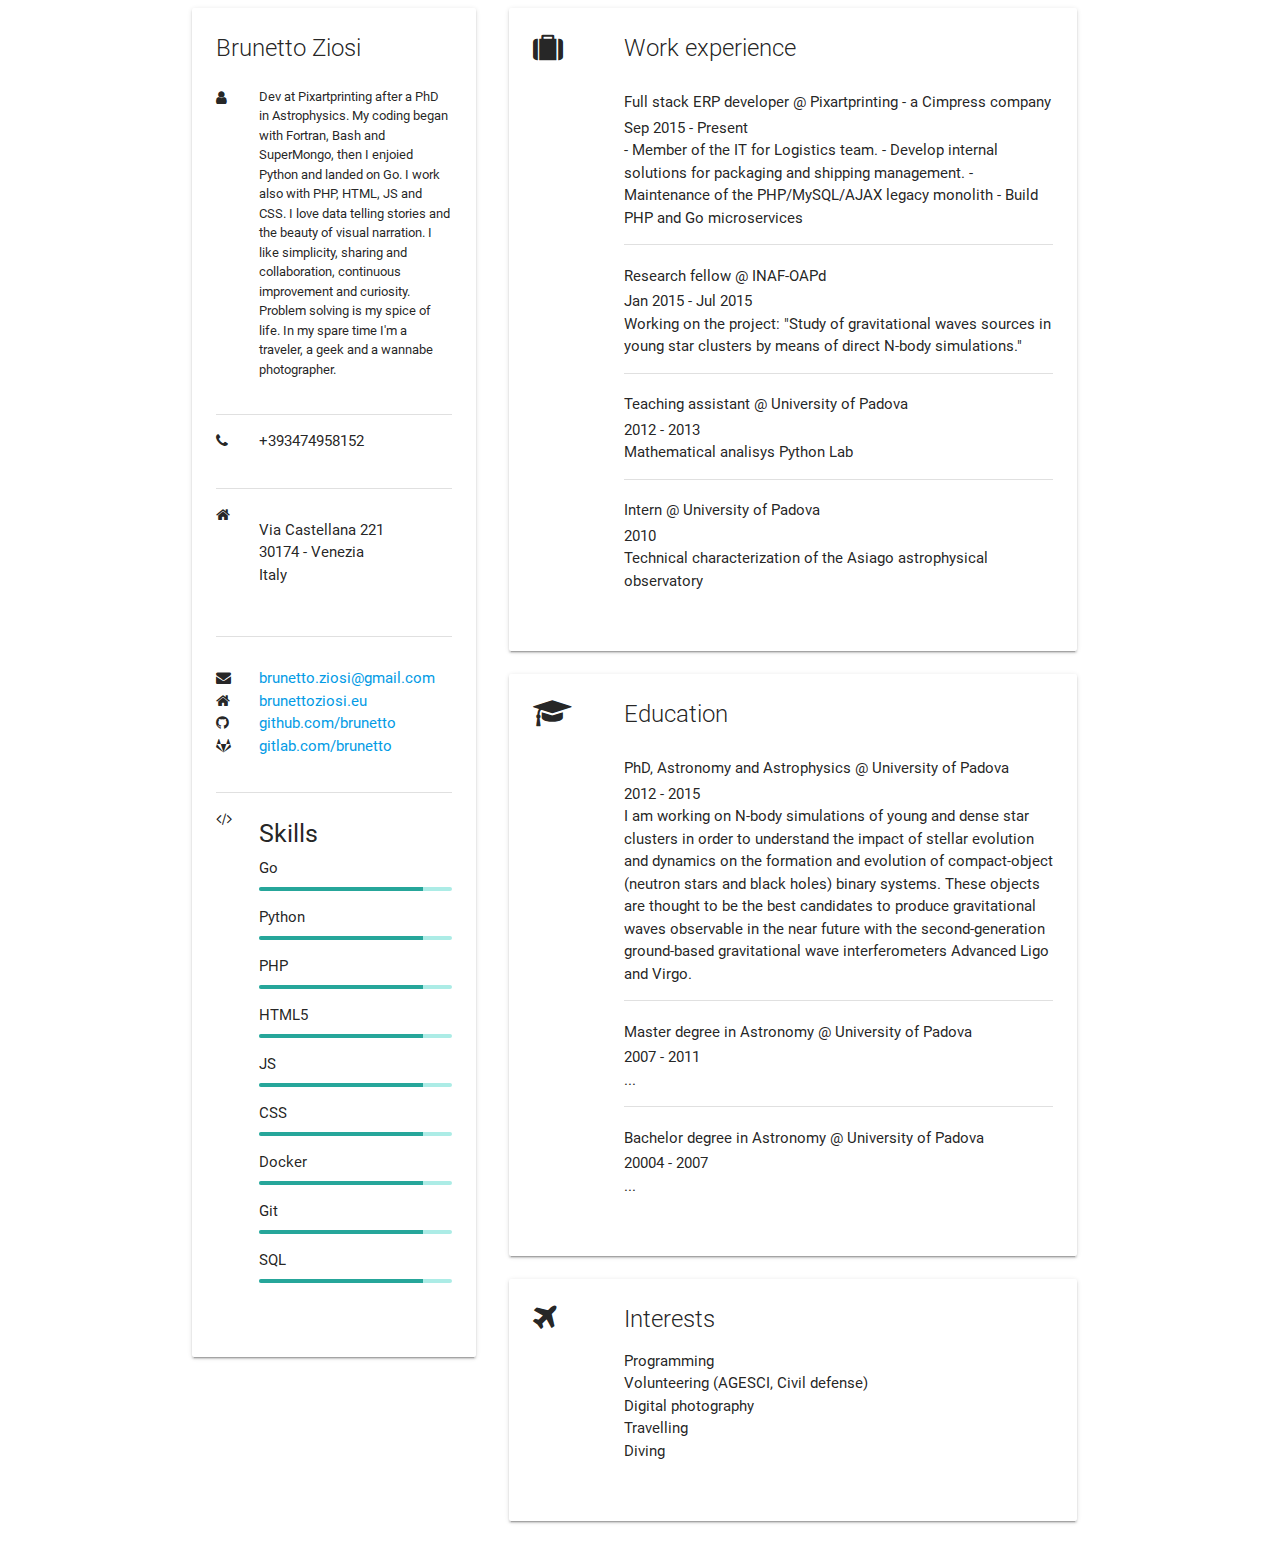
<file: index.html>
<!DOCTYPE html>
<html>
<head>

    <!--Inspired by-->
    <!--http://demo.deviserweb.com/cv/-->
    <!--Import Google Icon Font-->
    <link href="http://fonts.googleapis.com/icon?family=Material+Icons" rel="stylesheet">
    <!--Font Awesome Icons-->
    <!--http://fontawesome.io/-->
    <link rel="stylesheet" href="icons/css/font-awesome.min.css">

    <!--Import materialize.css-->
    <link type="text/css" rel="stylesheet" href="css/materialize.min.css"  media="screen,projection"/>

    <!--Let browser know website is optimized for mobile-->
    <meta name="viewport" content="width=device-width, initial-scale=1.0"/>

    <!--Import jQuery before materialize.js-->
    <script type="text/javascript" src="https://code.jquery.com/jquery-2.1.1.min.js"></script>
    <script type="text/javascript" src="js/materialize.min.js"></script>

    <title>CV</title>

</head>

<body>

<div class="container">
    <div class="row">
        <div class="col s12 l4">
                <div class="card">
                    <div class="card-content">
                        <span class="card-title">Brunetto Ziosi</span>
                        <div class="row section">
                            <div class="col s2"><i class="fa fa-user"></i></div>
                            <div class="col s10">
                                <p style="font-size: small;">Dev at Pixartprinting after a PhD in Astrophysics.
                                My coding began with Fortran, Bash and SuperMongo, then I enjoied Python
                                    and landed on Go. I work also with PHP, HTML, JS and CSS.
                                I love data telling stories and the beauty of visual narration.
                                I like simplicity, sharing and collaboration, continuous improvement and curiosity.
                                Problem solving is my spice of life. In my spare time I'm a traveler,
                                    a geek and a wannabe photographer.</p>
                            </div>
                        </div>
                        <div class="divider"></div>
                        <div class="row section">
                            <div class="col s2"><i class="fa fa-phone"></i></div>
                            <div class="col s10">
                                +393474958152
                            </div>

                        </div>
                        <div class="divider"></div>
                        <div class="row section">
                            <div class="col s2"><i class="fa fa-home"></i></div>
                            <div class="col s10">
                                <ul>
                                    <li>Via Castellana 221</li>
                                    <li>30174 - Venezia</li>
                                    <li>Italy</li>
                                </ul>
                            </div>
                        </div>
                        <div class="divider"></div>
                        <div class="row section">
                            <p>
                                <ul>
                                    <li><div class="col s2"><i class="fa fa-envelope"></i></div><div class="col s10"><a href="mailto:brunetto.ziosi@gmail.com">brunetto.ziosi@gmail.com</a></div></li>
                                    <li><div class="col s2"><i class="fa fa-home"></i></div><div class="col s10"><a href="http://brunettoziosi.eu">brunettoziosi.eu</a></div></li>
                                    <li><div class="col s2"><i class="fa fa-github"></i></div><div class="col s10"><a href="https://github.com/brunetto">github.com/brunetto</a></div></li>
                                    <li><div class="col s2"><i class="fa fa-gitlab"></i></div><div class="col s10"><a href="https://gitlab.com/brunetto">gitlab.com/brunetto</a></div></li>
                                </ul>
                            </p>
                        </div>
                        <div class="divider"></div>
                        <div class="row section">
                            <div class="col s2"><i class="fa fa-code"></i></div>
                            <div class="col s10">
                                <h5>Skills</h5>
                                <span>Go</span>
                                <div class="progress">
                                    <div class="determinate" style="width: 85%;"><i class="fa fa-circle"></i></div>
                                </div>
                                <span>Python</span>
                                <div class="progress">
                                    <div class="determinate" style="width: 85%;"><i class="fa fa-circle"></i></div>
                                </div>
                                <span>PHP</span>
                                <div class="progress">
                                    <div class="determinate" style="width: 85%;"><i class="fa fa-circle"></i></div>
                                </div>
                                <span>HTML5</span>
                                <div class="progress">
                                    <div class="determinate" style="width: 85%;"><i class="fa fa-circle"></i></div>
                                </div>
                                <span>JS</span>
                                <div class="progress">
                                    <div class="determinate" style="width: 85%;"><i class="fa fa-circle"></i></div>
                                </div>
                                <span>CSS</span>
                                <div class="progress">
                                    <div class="determinate" style="width: 85%;"><i class="fa fa-circle"></i></div>
                                </div>
                                <span>Docker</span>
                                <div class="progress">
                                    <div class="determinate" style="width: 85%;"><i class="fa fa-circle"></i></div>
                                </div>
                                <span>Git</span>
                                <div class="progress">
                                    <div class="determinate" style="width: 85%;"><i class="fa fa-circle"></i></div>
                                </div>
                                <span>SQL</span>
                                <div class="progress">
                                    <div class="determinate" style="width: 85%;"><i class="fa fa-circle"></i></div>
                                </div>
                            </div>
                        </div>
                    </div>
                </div>
        </div>
        <section class="col s12 l8">
            <div class="col s12">
                <div class="card">
                    <div class="card-content">
                        <div class="row">
                            <div class="col s2">
                                <!--<i class="material-icons medium" style="color: #455a64">work</i>-->
                                <i class="fa fa-suitcase small"></i>
                            </div>
                            <div class="col s10">
                                <span class="card-title">Work experience</span>
                                <div class="section">
                                    <h6>
                                        Full stack ERP developer @ Pixartprinting - a Cimpress company
                                    </h6>
                                    <span>Sep 2015 - Present</span>
                                    <p>
                                        - Member of the IT for Logistics team.
                                        - Develop internal solutions for packaging and shipping management.
                                        - Maintenance of the PHP/MySQL/AJAX legacy monolith
                                        - Build PHP and Go microservices
                                    </p>
                                </div>
                                <div class="divider"></div>
                                <div class="section">
                                    <h6>
                                        Research fellow @ INAF-OAPd
                                    </h6>
                                    <span>Jan 2015 - Jul 2015</span>
                                    <p>
                                        Working on the project: "Study of gravitational waves sources in young star clusters by means of direct N-body simulations."
                                    </p>
                                </div>
                                <div class="divider"></div>
                                <div class="section">
                                    <h6>
                                        Teaching assistant @ University of Padova
                                    </h6>
                                    <span>2012 - 2013</span>
                                    <p>
                                        Mathematical analisys
                                        Python Lab
                                    </p>
                                </div>
                                <div class="divider"></div>
                                <div class="section">
                                    <h6>
                                        Intern @ University of Padova
                                    </h6>
                                    <span>2010</span>
                                    <p>
                                        Technical characterization of the Asiago astrophysical observatory
                                    </p>
                                </div>
                            </div>
                        </div>
                    </div>
                </div>
            </div>
            <div class="col s12">
                <div class="card">
                    <div class="card-content">
                        <div class="row">
                            <div class="col s2">
                                <!--<i class="material-icons medium" style="color: #455a64">work</i>-->
                                <i class="fa fa-graduation-cap small"></i>
                            </div>
                            <div class="col s10">
                                <span class="card-title">Education</span>
                                <div class="section">
                                    <h6>
                                        PhD, Astronomy and Astrophysics @ University of Padova
                                    </h6>
                                    <span>2012 - 2015</span>
                                    <p>
                                        I am working on N-body simulations of young and dense star clusters in order to understand the impact of stellar evolution and dynamics on the formation and evolution of compact-object (neutron stars and black holes) binary systems.
                                        These objects are thought to be the best candidates to produce gravitational waves observable in the near future with the second-generation ground-based gravitational wave interferometers Advanced Ligo and Virgo.
                                    </p>
                                </div>
                                <div class="divider"></div>
                                <div class="section">
                                    <h6>
                                        Master degree in Astronomy @ University of Padova
                                    </h6>
                                    <span>2007 - 2011</span>
                                    <p>
                                        ...
                                    </p>
                                </div>
                                <div class="divider"></div>
                                <div class="section">
                                    <h6>
                                        Bachelor degree in Astronomy @ University of Padova
                                    </h6>
                                    <span>20004 - 2007</span>
                                    <p>
                                        ...
                                    </p>
                                </div>
                            </div>
                        </div>
                    </div>
                </div>
            </div>
            <div class="col s12">
                <div class="card">
                    <div class="card-content">
                        <div class="row">
                            <div class="col s2">
                                <!--<i class="material-icons medium" style="color: #455a64">work</i>-->
                                <i class="fa fa-plane small"></i>
                            </div>
                            <div class="col s10">
                                <span class="card-title">Interests</span>
                                <p>
                                    <ul>
                                        <li>Programming</li>
                                        <li>Volunteering (AGESCI, Civil defense)</li>
                                        <li>Digital photography</li>
                                        <li>Travelling</li>
                                        <li>Diving</li>
                                    </ul>
                                </p>
                            </div>
                        </div>
                    </div>
                </div>
            </div>
        </section>
    </div>
</div>

</body>
</html>
</file>
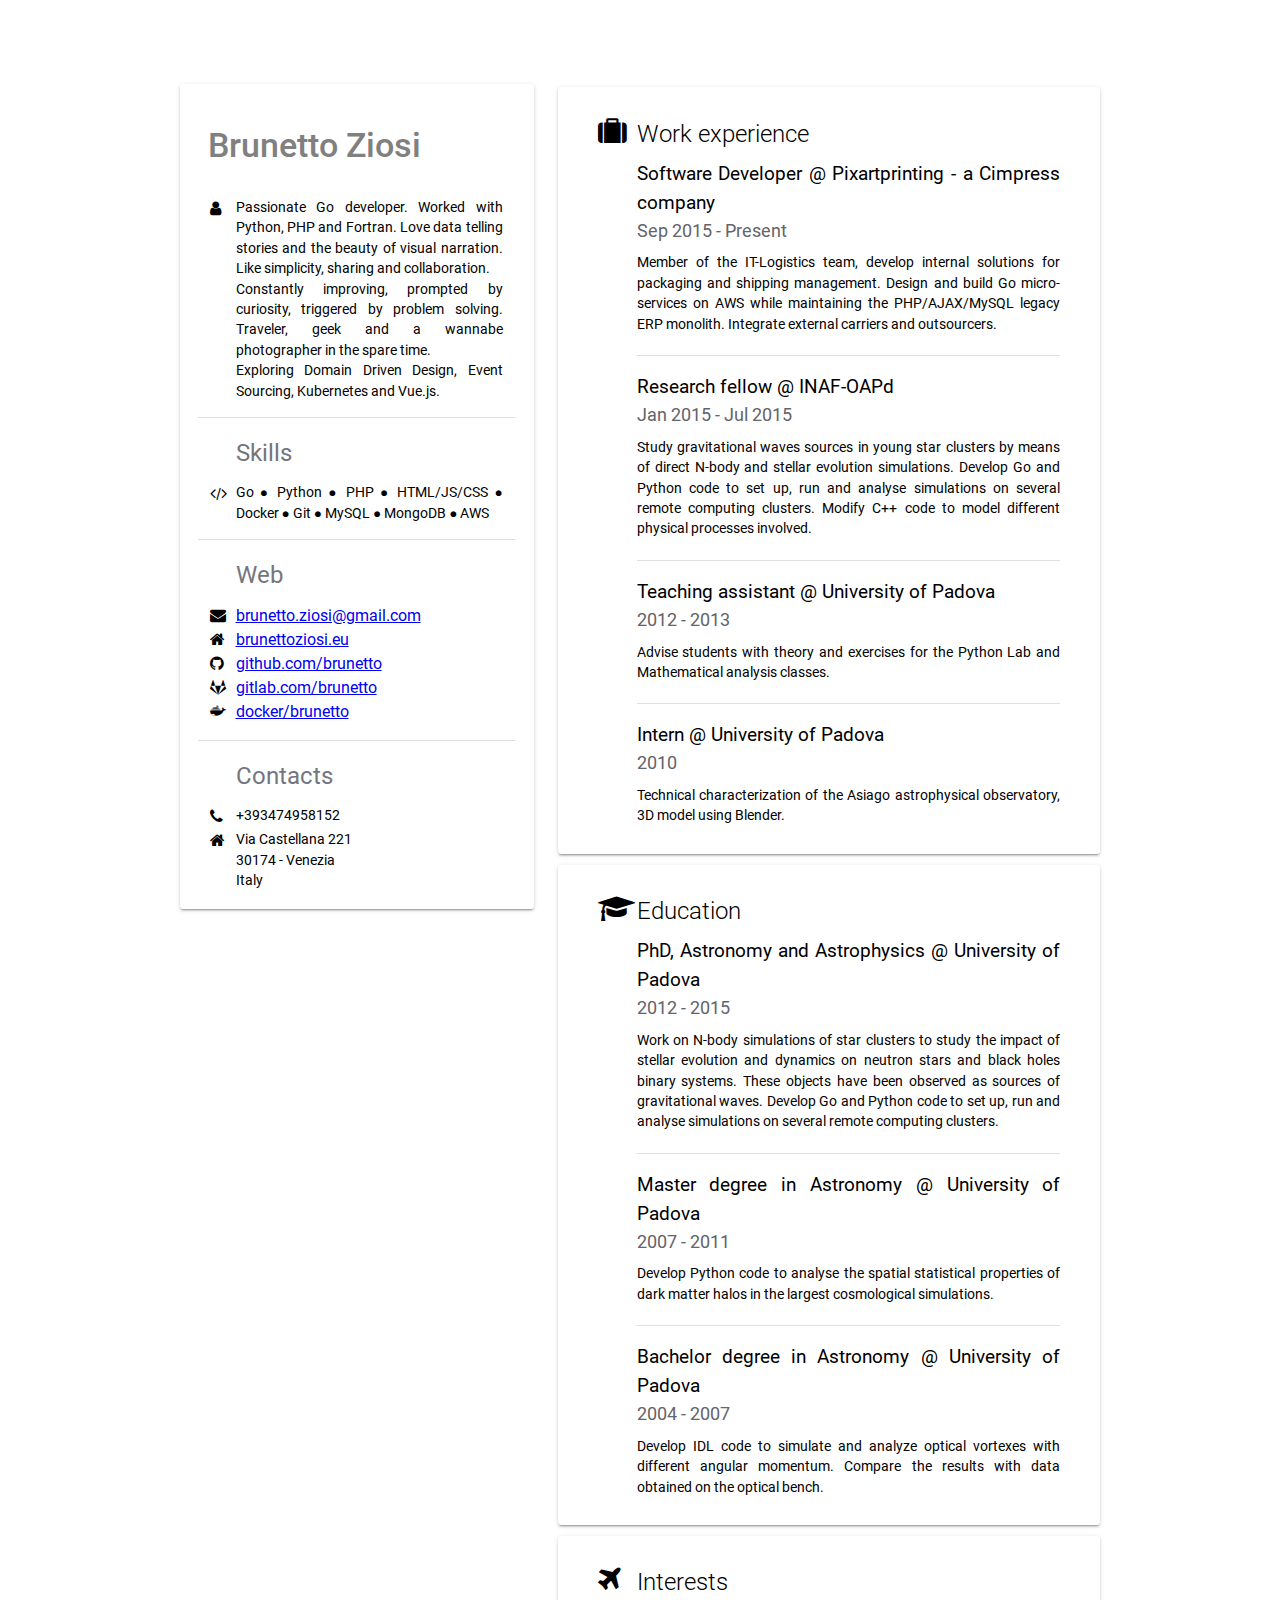
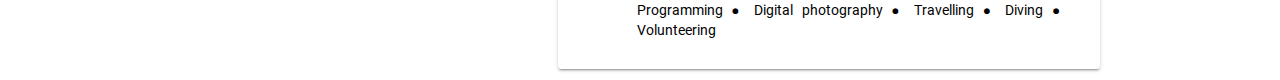
<file: index2.html>
<!DOCTYPE html>
<html>
    <head>
        <!--Import Google Icon Font-->
        <link href="https://fonts.googleapis.com/icon?family=Material+Icons" rel="stylesheet">
        <!--Font Awesome Icons-->
        <!--http://fontawesome.io/-->
        <link rel="stylesheet" href="icons/css/font-awesome.min.css">
        <link type="text/css" rel="stylesheet" href="css/fontcustom/fontcustom.css"  media="screen,projection"/>
        <link type="text/css" rel="stylesheet" href="css/style2.css"/>

        <!--Let browser know website is optimized for mobile-->
        <!--<meta name="viewport" content="width=device-width, initial-scale=1.0"/>-->

        <title>Brunetto Ziosi</title>
    </head>
    <body>
       <div class="sheet">
           <div class="page">
               <div class="page-title"></div>
               <div class="page-content">
                   <div class="left personal-data-panel">
                        <div class="card">
                            <div class="name"><span class="">Brunetto Ziosi</span></div>
                            <div class="row">
                                <div class="card-icon left"><i class="fa fa-user"></i></div>
                                <div class="card-content right">
                                    <p>
                                        Passionate Go developer. Worked with Python, PHP and Fortran.
                                        Love data telling stories and the beauty of visual narration.
                                        Like simplicity, sharing and collaboration.<br/>
                                        Constantly improving, prompted by curiosity, triggered by problem solving.
                                        Traveler, geek and a wannabe photographer in the spare time.<br/>
                                        Exploring Domain Driven Design, Event Sourcing, Kubernetes and Vue.js.
                                    </p>
                                </div>
                            </div>
                            <div class="divider"></div>
                            <div class="row">
                                <div class="card-icon-placeholder left"></div>
                                <div class="card-section-title right"><span>Skills</span></div>
                            </div>
                            <div class="row">
                                <div class="card-icon left"><i class="fa fa-code"></i></div>
                                <div class="card-content right">
                                    <p>
                                        Go &#9679; Python &#9679; PHP &#9679;
                                        HTML/JS/CSS &#9679; Docker &#9679;
                                        Git &#9679; MySQL &#9679; MongoDB &#9679;
                                        AWS
                                    </p>
                                </div>
                            </div>
                            <div class="divider"></div>
                            <div class="row">
                                    <div class="card-icon-placeholder left"></div>
                                    <div class="card-section-title right"><span>Web</span></div>
                            </div>
                            <div class="row">
                                <div class="card-icon left"><i class="fa fa-envelope"></i></div><div class="card-content right"><a href="mailto:brunetto.ziosi@gmail.com">brunetto.ziosi@gmail.com</a></div></li>
                            </div>
                            <div class="row">
                                <div class="card-icon left"><i class="fa fa-home"></i></div><div class="card-content right"><a href="http://brunettoziosi.eu">brunettoziosi.eu</a></div></li>
                            </div>
                                <div class="row">
                                <div class="card-icon left"><i class="fa fa-github"></i></div><div class="card-content right"><a href="https://github.com/brunetto">github.com/brunetto</a></div></li>
                            </div>
                                <div class="row">
                                <div class="card-icon left"><i class="fa fa-gitlab"></i></div><div class="card-content right"><a href="https://gitlab.com/brunetto">gitlab.com/brunetto</a></div></li>
                            </div>
                                <div class="row">
                                <div class="card-icon left"><i class="fa fa-docker"></i></div><div class="card-content right"><a href="https://hub.docker.com/u/brunetto/"> docker/brunetto</a></div></li>
                            </div>
                            <div class="divider"></div>
                            <div class="row">
                                <div class="card-icon-placeholder left"></div>
                            <div class="card-section-title right"><span>Contacts</span></div>
                            </div>
                            <div class="row">
                                <div class="card-icon left"><i class="fa fa-phone"></i></div>
                                <div class="card-content right">
                                    <p>
                                        +393474958152
                                    </p>
                                </div>
                            </div>
                            <div class="row">
                                <div class="card-icon left"><i class="fa fa-home"></i></div>
                                <div class="card-content right">
                                    <p>
                                        Via Castellana 221<br/>
                                        30174 - Venezia<br/>
                                        Italy<br/>
                                    </p>
                                </div>
                            </div>
                        </div>



                   </div>

                   <div class="right personal-experience-panel">
                       <div class="card">
                           <div class="row print-exception-top">
                               <div class="card-icon left"><i class="fa fa-suitcase large"></i></div>
                               <div class="card-title right">Work experience</div>
                           </div>
                           <div class="row">
                                <div class="card-icon-placeholder left"></div>
                                <div class="card-content right">
                                    <div class="work-name">Software Developer @ Pixartprinting - a Cimpress company</div>
                                    <div class="work-period">Sep 2015 - Present</div>
                                    <div class="work-description">
                                       Member of the IT-Logistics team, develop internal solutions for packaging and shipping management.
                                       Design and build Go micro-services on AWS while maintaining the PHP/AJAX/MySQL legacy ERP monolith.
                                       Integrate external carriers and outsourcers.
                                    </div>
                                    <div class="divider"></div>
                                </div>
                           </div>
                           <div class="row">
                               <div class="card-icon-placeholder left"></div>
                               <div class="card-content right">
                                   <div class="work-name">Research fellow @ INAF-OAPd</div>
                                   <div class="work-period">Jan 2015 - Jul 2015</div>
                                   <div class="work-description">
                                       Study gravitational waves sources in young star clusters by means of direct N-body and stellar evolution simulations. Develop Go and Python code to set up, run and analyse simulations on several remote computing clusters. Modify C++ code to model different physical processes involved.
                                   </div>
                                   <div class="divider"></div>
                               </div>
                           </div>
                           <div class="row">
                               <div class="card-icon-placeholder left"></div>
                               <div class="card-content right">
                                   <div class="work-name">Teaching assistant @ University of Padova</div>
                                   <div class="work-period">2012 - 2013</div>
                                   <div class="work-description">
                                       Advise students with theory and exercises for the Python Lab and Mathematical analysis classes.
                                   </div>
                                   <div class="divider"></div>
                               </div>
                           </div>
                           <div class="row print-exception-bottom">
                               <div class="card-icon-placeholder left"></div>
                               <div class="card-content right">
                                   <div class="work-name">Intern @ University of Padova</div>
                                   <div class="work-period">2010</div>
                                   <div class="work-description">
                                       Technical characterization of the Asiago astrophysical observatory, 3D model using Blender.
                                   </div>
                               </div>
                           </div>
                       </div>
                       <div class="page-break"></div>

                       <div class="card page-margin">
                           <div class="row">
                               <div class="card-icon left"><i class="fa fa-graduation-cap large"></i></div>
                               <div class="card-title right">Education</div>
                           </div>
                           <div class="row">
                               <div class="card-icon-placeholder left"></div>
                               <div class="card-content right">
                                   <div class="work-name">PhD, Astronomy and Astrophysics @ University of Padova</div>
                                   <div class="work-period">2012 - 2015</div>
                                   <div class="work-description">
                                       Work on N-body simulations of star clusters to study the impact of stellar evolution and dynamics on neutron stars and black holes binary systems. These objects have been observed as sources of gravitational waves. Develop Go and Python code to set up, run and analyse simulations on several remote computing clusters.
                                   </div>
                                   <div class="divider"></div>
                               </div>
                           </div>
                           <div class="row">
                               <div class="card-icon-placeholder left"></div>
                               <div class="card-content right">
                                   <div class="work-name">Master degree in Astronomy @ University of Padova</div>
                                   <div class="work-period">2007 - 2011</div>
                                   <div class="work-description">
                                       Develop Python code to analyse the spatial statistical properties of dark matter halos in the largest cosmological simulations.
                                   </div>
                                   <div class="divider"></div>
                               </div>
                           </div>
                           <div class="row">
                               <div class="card-icon-placeholder left"></div>
                               <div class="card-content right">
                                   <div class="work-name">Bachelor degree in Astronomy @ University of Padova</div>
                                   <div class="work-period">2004 - 2007</div>
                                   <div class="work-description">
                                       Develop IDL code to simulate and analyze optical vortexes with different angular momentum. Compare the results with data obtained on the optical bench.
                                   </div>
                               </div>
                           </div>
                       </div>



                       <div class="card">
                           <div class="row">
                               <div class="card-icon left"><i class="fa fa-plane large"></i></div>
                               <div class="card-title right">Interests</div>
                           </div>
                           <div class="row">
                               <div class="card-icon-placeholder left"></div>
                               <div class="card-content right">
                                   <div class="work-description">
                                       Programming &#9679; Digital photography &#9679; Travelling &#9679; Diving &#9679; Volunteering
                                   </div>
                               </div>
                           </div>

                       </div>
                   </div>
               </div>
           </div>
       </div>
    </body>
</html>
</file>
<file: css/fontcustom/fontcustom.css>
@font-face {
  font-family: "fontcustom";
  src: url("./fontcustom_cb066050d5b786186aa0e7f121427d8b.eot");
  src: url("./fontcustom_cb066050d5b786186aa0e7f121427d8b.eot?#iefix") format("embedded-opentype"),
       url("./fontcustom_cb066050d5b786186aa0e7f121427d8b.woff") format("woff"),
       url("./fontcustom_cb066050d5b786186aa0e7f121427d8b.ttf") format("truetype"),
       url("./fontcustom_cb066050d5b786186aa0e7f121427d8b.svg#fontcustom") format("svg");
  font-weight: normal;
  font-style: normal;
}

@media screen and (-webkit-min-device-pixel-ratio:0) {
  @font-face {
    font-family: "fontcustom";
    src: url("./fontcustom_cb066050d5b786186aa0e7f121427d8b.svg#fontcustom") format("svg");
  }
}

[data-icon]:before { content: attr(data-icon); }

[data-icon]:before,
.fa-docker:before {
  display: inline-block;
  font-family: "fontcustom";
  font-style: normal;
  font-weight: normal;
  font-variant: normal;
  line-height: 1;
  text-decoration: inherit;
  text-rendering: optimizeLegibility;
  text-transform: none;
  -moz-osx-font-smoothing: grayscale;
  -webkit-font-smoothing: antialiased;
  font-smoothing: antialiased;
}

.fa-docker:before { content: "\f100"; }
</file>
<file: css/style2.css>
@font-face {
    font-family: "Roboto";
    src: local(Roboto Thin), url("../fonts/roboto/Roboto-Thin.woff2") format("woff2"), url("../fonts/roboto/Roboto-Thin.woff") format("woff");
    font-weight: 100;
}

@font-face {
    font-family: "Roboto";
    src: local(Roboto Light), url("../fonts/roboto/Roboto-Light.woff2") format("woff2"), url("../fonts/roboto/Roboto-Light.woff") format("woff");
    font-weight: 300;
}

@font-face {
    font-family: "Roboto";
    src: local(Roboto Regular), url("../fonts/roboto/Roboto-Regular.woff2") format("woff2"), url("../fonts/roboto/Roboto-Regular.woff") format("woff");
    font-weight: 400;
}

@font-face {
    font-family: "Roboto";
    src: local(Roboto Medium), url("../fonts/roboto/Roboto-Medium.woff2") format("woff2"), url("../fonts/roboto/Roboto-Medium.woff") format("woff");
    font-weight: 500;
}

@font-face {
    font-family: "Roboto";
    src: local(Roboto Bold), url("../fonts/roboto/Roboto-Bold.woff2") format("woff2"), url("../fonts/roboto/Roboto-Bold.woff") format("woff");
    font-weight: 700;
}
.html, body {
    font-family: Roboto;
    line-height: 1.5;
}

body {
    width: 100%;
    height: 100%;
    margin: 0;
    padding: 0;
}

.sheet {
    /*width: 210mm;*/
    width: 270mm;
    /*min-height: 297mm;*/
    margin: 10mm auto;
    border: 1px white solid;
    border-radius: 2px;
    background: white;
    /*box-shadow: 0 2px 2px 0 rgba(0, 0, 0, 0.14), 0 1px 5px 0 rgba(0, 0, 0, 0.12), 0 3px 1px -2px rgba(0, 0, 0, 0.2);*/
}
.page {
    position: relative;
    margin: 10mm;
    height: 265mm;
}
.page-title {}
.page-content{}
.personal-data-panel{
    width: 40%;
}
.personal-experience-panel{
    width: 60%;
}
.left{
    float: left;
    box-sizing: border-box;
    padding: 0 0.75rem;
    min-height: 1px;
    /*width: 40%;*/
}
.right{
    float: right;
    box-sizing: border-box;
    padding: 0 0.75rem;
    min-height: 1px;
    /*width: 60%;*/
}
.card{
    height: fit-content;
    padding: 5%;
    margin: 2% auto;
    border: 1px white solid;
    border-radius: 3px;
    background: white;
    box-shadow: 0 2px 2px 0 rgba(0, 0, 0, 0.14), 0 1px 5px 0 rgba(0, 0, 0, 0.12), 0 3px 1px -2px rgba(0, 0, 0, 0.2);
    overflow: auto;
}

.divider {
    height: 1px;
    overflow: hidden;
    background-color: #e0e0e0;
    margin-top: 5%;
    margin-bottom: 2%;
}

.card p {
    margin: 0;
    font-size: 85%;
}

.card-title {
    font-size: 150%;
    font-weight: 300;
}
.card-section-title {
    color: #75757c;
    line-height: 110%;
    font-size: 150%;
    margin-top: 5%;
    margin-bottom: 5%;
    width: 92%;
}
.card-icon{
    /*float: left;*/
    width: 8%;
}
.card-icon-placeholder {
    width: 8%;
}
.card-icon .large {
    padding-top: 12%;
    font-size: 180%;
}

.card-content{
    /*float: right;*/
    width: 92%;
}

.work-name {
    font-size: 120%;
    font-weight: 400;
    margin-top: 2%;
    /*margin-bottom: 2%;*/
}

.work-period {
    font-size: 110%;
    color: #64646b;
    /*margin-top: 2%;*/
    margin-bottom: 2%;

}

.work-description {
    font-size: 85%;
}

.gray {
    color: #75757c;
}

.name {
    font-size: 210%;
    font-weight: 500;
    color: gray;
    margin-top: 3%;
    margin-bottom: 5%;
    padding: 3%;
}

.card-content{
    text-align: justify;
}

.left-panel .card-content p{
    font-size: small;
}

.row {
    display: flex;
    flex-direction: row;
}

@page {
    size: A4;
    margin: 0;
}

@media print {
    html, body {
        width: 210mm;
        height: 297mm;
    }
    .sheet {
        page-break-after: auto; /* always */
        margin: 0;
        width: initial;
        min-height: initial;
        border: 1px #ffffff solid;
        box-shadow: initial;
    }

    .card{
        /*height: initial;*/
        padding: 3%;
        margin-top: initial;
        margin-left: 3%;
        margin-right: 3%;
        border: 2px #dfdfdf dashed;
        /*border-radius: initial;*/
        background: white;
        box-shadow: initial;
        /*overflow: initial;*/
    }
    .card-icon .large {
        font-size: 130%;
    }
    .personal-data-panel {
        padding: 0;
    }
    .personal-experience-panel{
        padding: 0;
    }

    .print-exception-top {
        margin-top: 5%;
    }

    .page-break {
        page-break-after: always;
    }

    .page-margin {
        margin-top: 12%;
    }

    .print-exception-bottom {
        margin-bottom: 16%;
    }

    /*.divider {*/
        /*height: 1px;*/
        /*overflow: hidden;*/
        /*border-top: dashed;*/
        /*border-width: 2px;*/
        /*border-color: lightgray;*/
        /*margin-top: 5%;*/
        /*margin-bottom: 2%;*/
        /*background: initial;*/
    /*}*/
}
</file>
